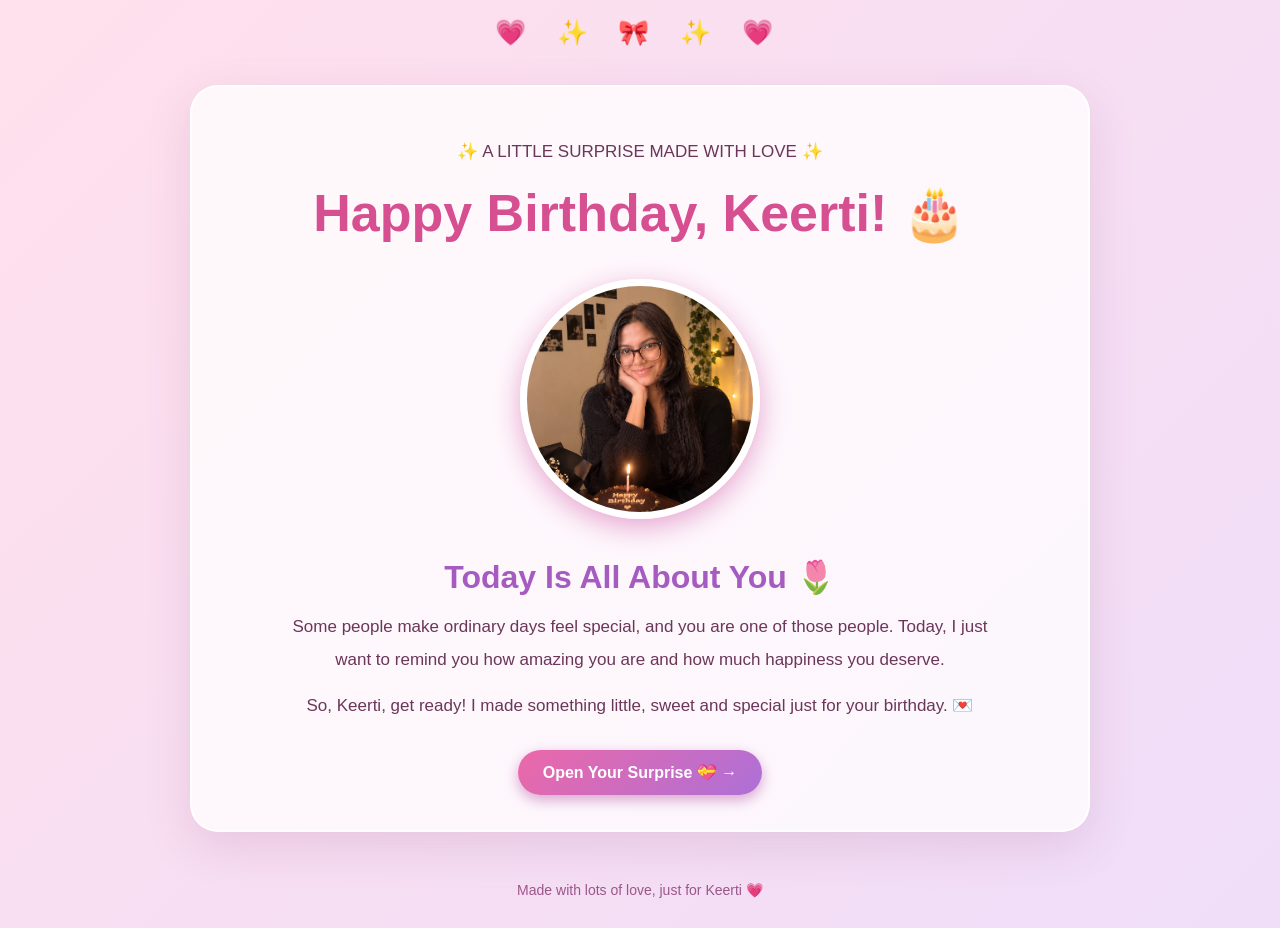
<file: index.html>
<!DOCTYPE html>
<html lang="en">
<head>
  <meta charset="UTF-8">
  <meta name="viewport" content="width=device-width, initial-scale=1.0">
  <title>A Surprise for Keerti ❤️</title>
  <link rel="stylesheet" href="style.css">
</head>
<body>

  <div class="hearts">💗 ✨ 🎀 ✨ 💗</div>

  <main class="container">
    <p>✨ A LITTLE SURPRISE MADE WITH LOVE ✨</p>

    <h1>Happy Birthday, Keerti! 🎂</h1>

    <img src="photo1.png" alt="Keerti's beautiful memory"
         class="hero">

    <h2>Today Is All About You 🌷</h2>

    <p>
      Some people make ordinary days feel special,
      and you are one of those people.
      Today, I just want to remind you how amazing
      you are and how much happiness you deserve.
    </p>

    <p>
      So, Keerti, get ready!
      I made something little, sweet and special
      just for your birthday. 💌
    </p>

    <div class="buttons">
      <a class="btn" href="memories.html">
        Open Your Surprise 💝 →
      </a>
    </div>
  </main>

  <div class="footer">
    Made with lots of love, just for Keerti 💗
  </div>

</body>
</html>
</file>
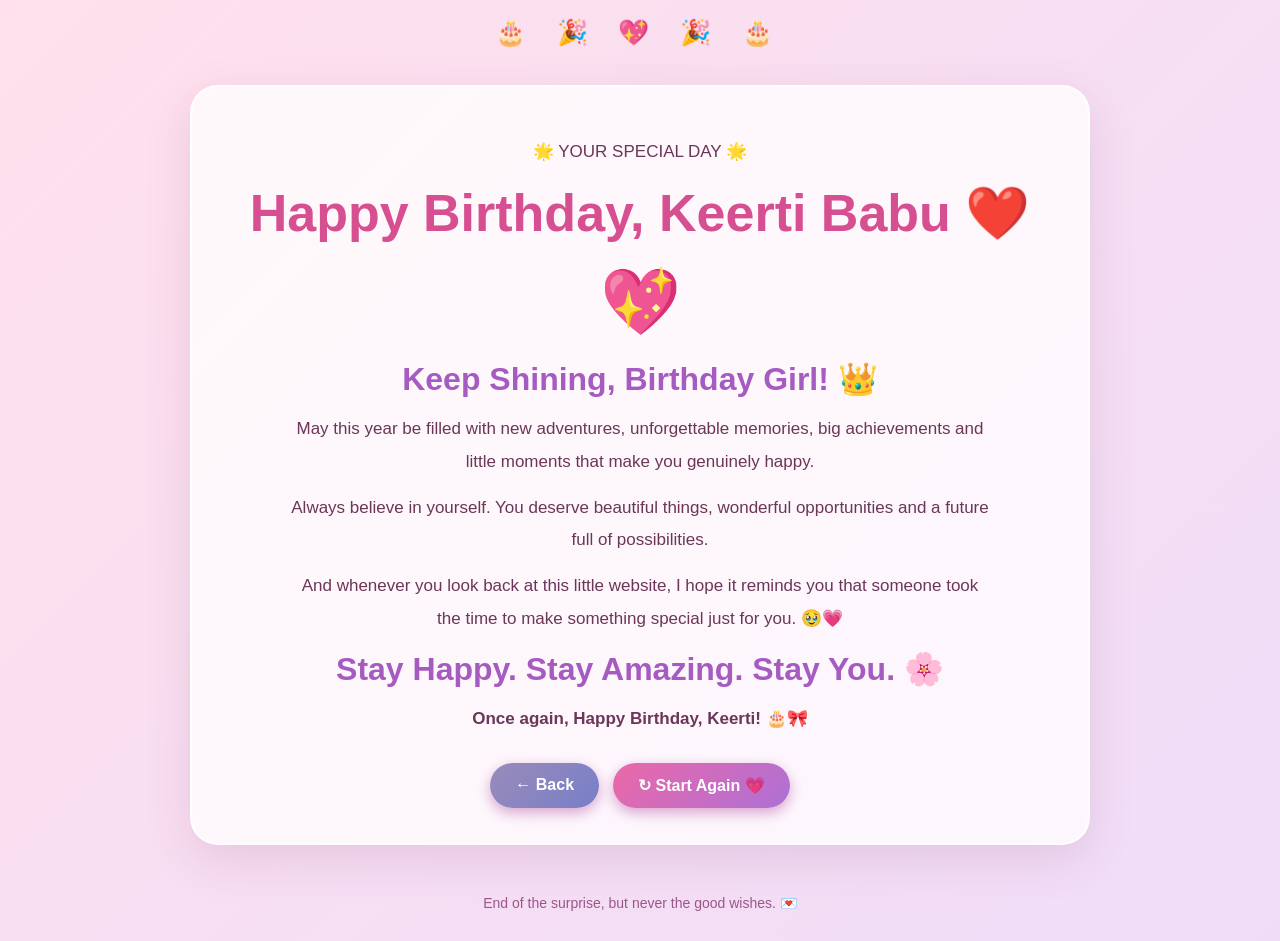
<file: final.html>
<!DOCTYPE html>
<html lang="en">
<head>
  <meta charset="UTF-8">
  <meta name="viewport" content="width=device-width, initial-scale=1.0">
  <title>For You, Keerti 🎂</title>
  <link rel="stylesheet" href="style.css">
</head>
<body>

  <div class="hearts">🎂 🎉 💖 🎉 🎂</div>

  <main class="container">
    <p>🌟 YOUR SPECIAL DAY 🌟</p>

    <h1>Happy Birthday, Keerti Babu ❤️</h1>

    <div class="big-heart">💖</div>

    <h2>Keep Shining, Birthday Girl! 👑</h2>

    <p>
      May this year be filled with new adventures,
      unforgettable memories, big achievements
      and little moments that make you genuinely happy.
    </p>

    <p>
      Always believe in yourself.
      You deserve beautiful things, wonderful
      opportunities and a future full of possibilities.
    </p>

    <p>
      And whenever you look back at this little website,
      I hope it reminds you that someone took the time
      to make something special just for you. 🥹💗
    </p>

    <h2>Stay Happy. Stay Amazing. Stay You. 🌸</h2>

    <p><strong>Once again, Happy Birthday, Keerti! 🎂🎀</strong></p>

    <div class="buttons">
      <a class="btn back" href="letter.html">← Back</a>
      <a class="btn" href="index.html">↻ Start Again 💗</a>
    </div>
  </main>

  <div class="footer">
    End of the surprise, but never the good wishes. 💌
  </div>

</body>
</html>
</file>
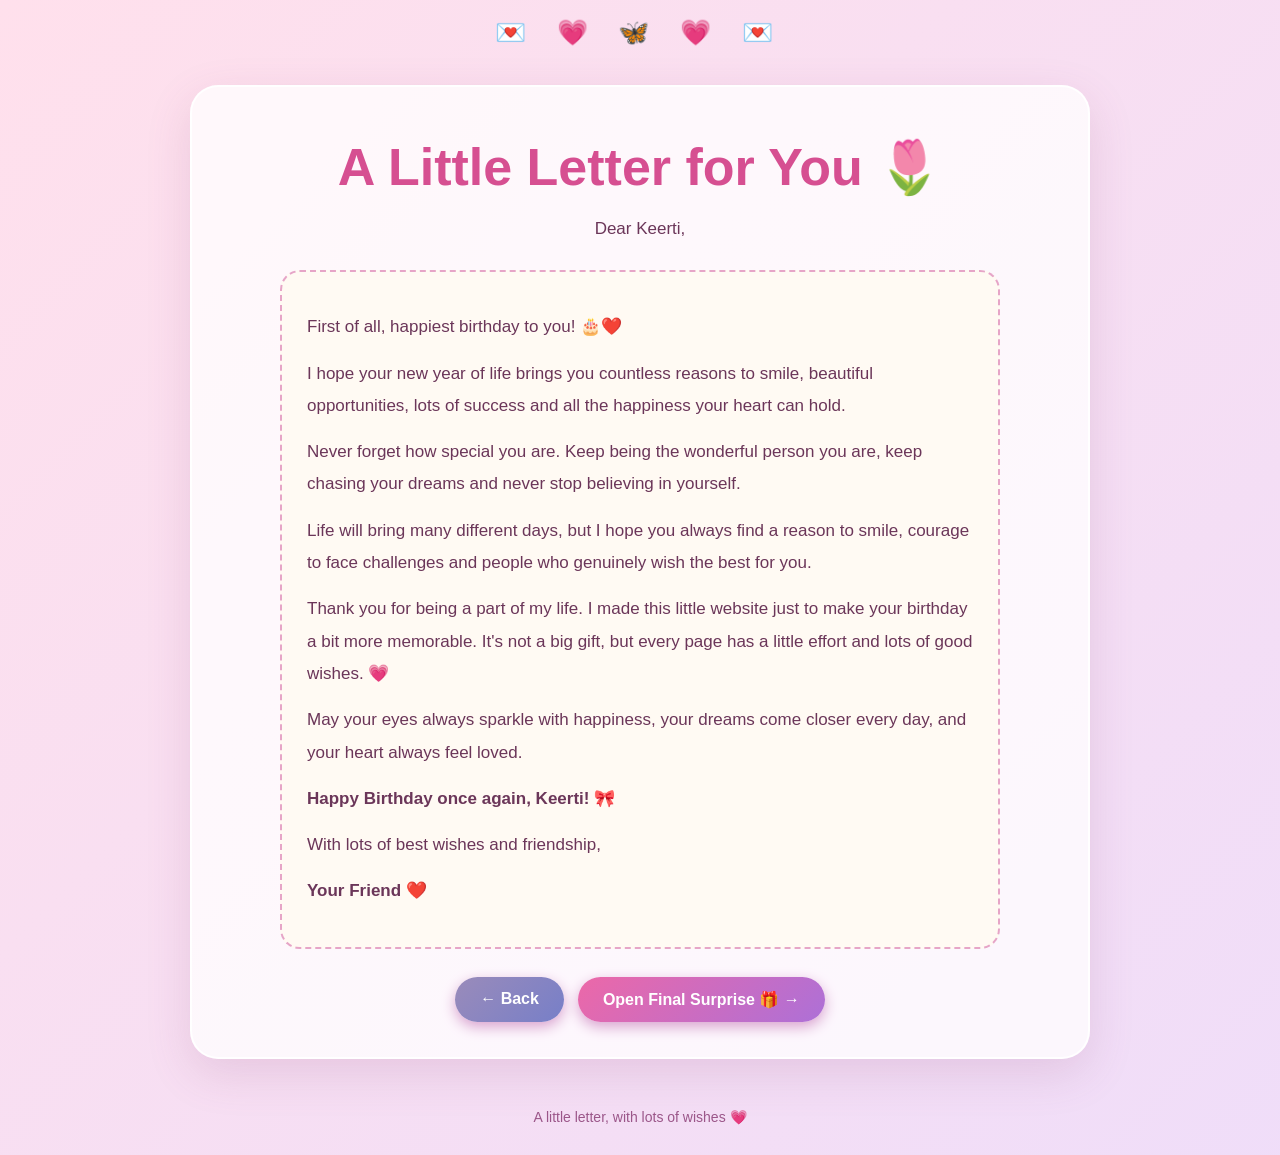
<file: letter.html>
<!DOCTYPE html>
<html lang="en">
<head>
  <meta charset="UTF-8">
  <meta name="viewport" content="width=device-width, initial-scale=1.0">
  <title>A Letter for Keerti 💌</title>
  <link rel="stylesheet" href="style.css">
</head>
<body>

  <div class="hearts">💌 💗 🦋 💗 💌</div>

  <main class="container">
    <h1>A Little Letter for You 🌷</h1>
    <p>Dear Keerti,</p>

    <div class="letter">
      <p>
        First of all, happiest birthday to you! 🎂❤️
      </p>

      <p>
        I hope your new year of life brings you
        countless reasons to smile, beautiful
        opportunities, lots of success and all the
        happiness your heart can hold.
      </p>

      <p>
        Never forget how special you are.
        Keep being the wonderful person you are,
        keep chasing your dreams and never stop
        believing in yourself.
      </p>

      <p>
        Life will bring many different days,
        but I hope you always find a reason to smile,
        courage to face challenges and people who
        genuinely wish the best for you.
      </p>

      <p>
        Thank you for being a part of my life.
        I made this little website just to make
        your birthday a bit more memorable.
        It's not a big gift, but every page has
        a little effort and lots of good wishes. 💗
      </p>

      <p>
        May your eyes always sparkle with happiness,
        your dreams come closer every day,
        and your heart always feel loved.
      </p>

      <p>
        <strong>Happy Birthday once again, Keerti! 🎀</strong>
      </p>

      <p>With lots of best wishes and friendship,</p>
      <p><strong>Your Friend ❤️</strong></p>
    </div>

<div class="buttons">
  <a class="btn back" href="vedio.html">← Back</a>
  <a class="btn" href="final.html">Open Final Surprise 🎁 →</a>
</div>

  </main>

  <div class="footer">A little letter, with lots of wishes 💗</div>

</body>
</html>
</file>
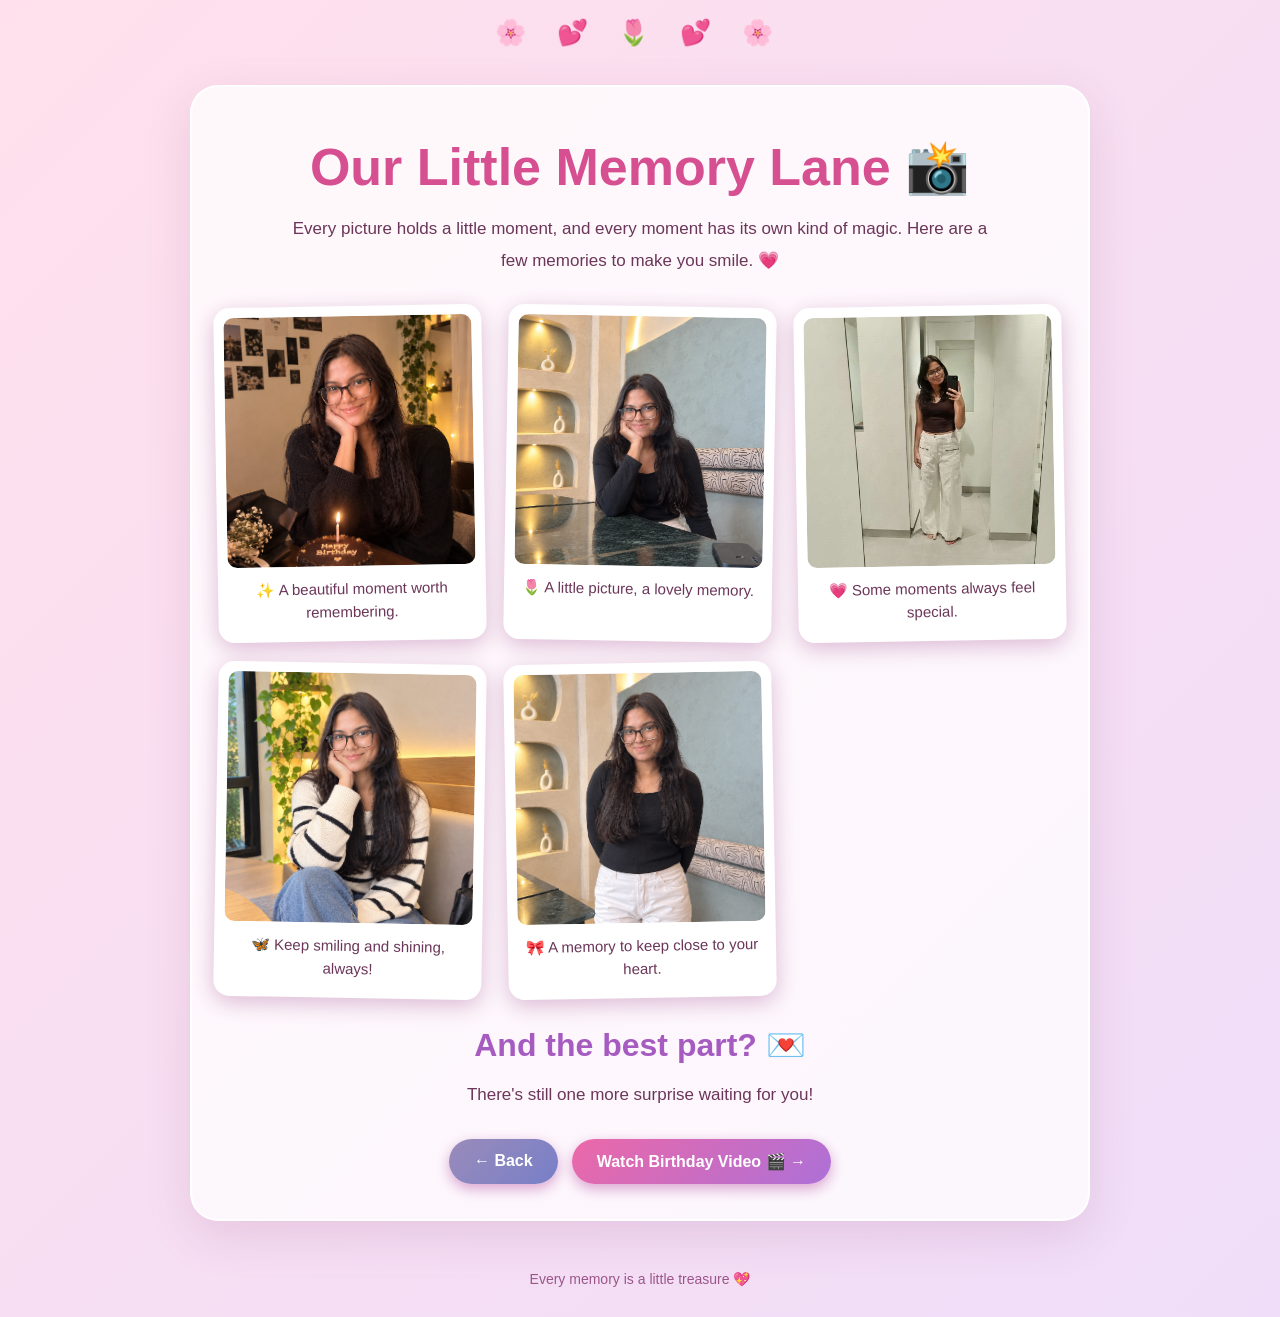
<file: memories.html>
<!DOCTYPE html>
<html lang="en">
<head>
  <meta charset="UTF-8">
  <meta name="viewport" content="width=device-width, initial-scale=1.0">
  <title>Our Memories 💗</title>
  <link rel="stylesheet" href="style.css">
</head>
<body>

  <div class="hearts">🌸 💕 🌷 💕 🌸</div>

  <main class="container">
    <h1>Our Little Memory Lane 📸</h1>

    <p>
      Every picture holds a little moment,
      and every moment has its own kind of magic.
      Here are a few memories to make you smile. 💗
    </p>

    <div class="gallery">

      <div class="memory">
        <img src="photo1.png" alt="Memory 1">
        <p>✨ A beautiful moment worth remembering.</p>
      </div>

      <div class="memory">
        <img src="photo2.png" alt="Memory 2">
        <p>🌷 A little picture, a lovely memory.</p>
      </div>

      <div class="memory">
        <img src="photo3.png" alt="Memory 3">
        <p>💗 Some moments always feel special.</p>
      </div>

      <div class="memory">
        <img src="photo4.png" alt="Memory 4">
        <p>🦋 Keep smiling and shining, always!</p>
      </div>

      <div class="memory">
        <img src="photo5.png" alt="Memory 5">
        <p>🎀 A memory to keep close to your heart.</p>
      </div>

    </div>

    <h2>And the best part? 💌</h2>
    <p>There's still one more surprise waiting for you!</p>

<div class="buttons">
  <a class="btn back" href="index.html">← Back</a>
  <a class="btn" href="vedio.html">Watch Birthday Video 🎬 →</a>
</div>

  </main>

  <div class="footer">Every memory is a little treasure 💖</div>

</body>
</html>
</file>
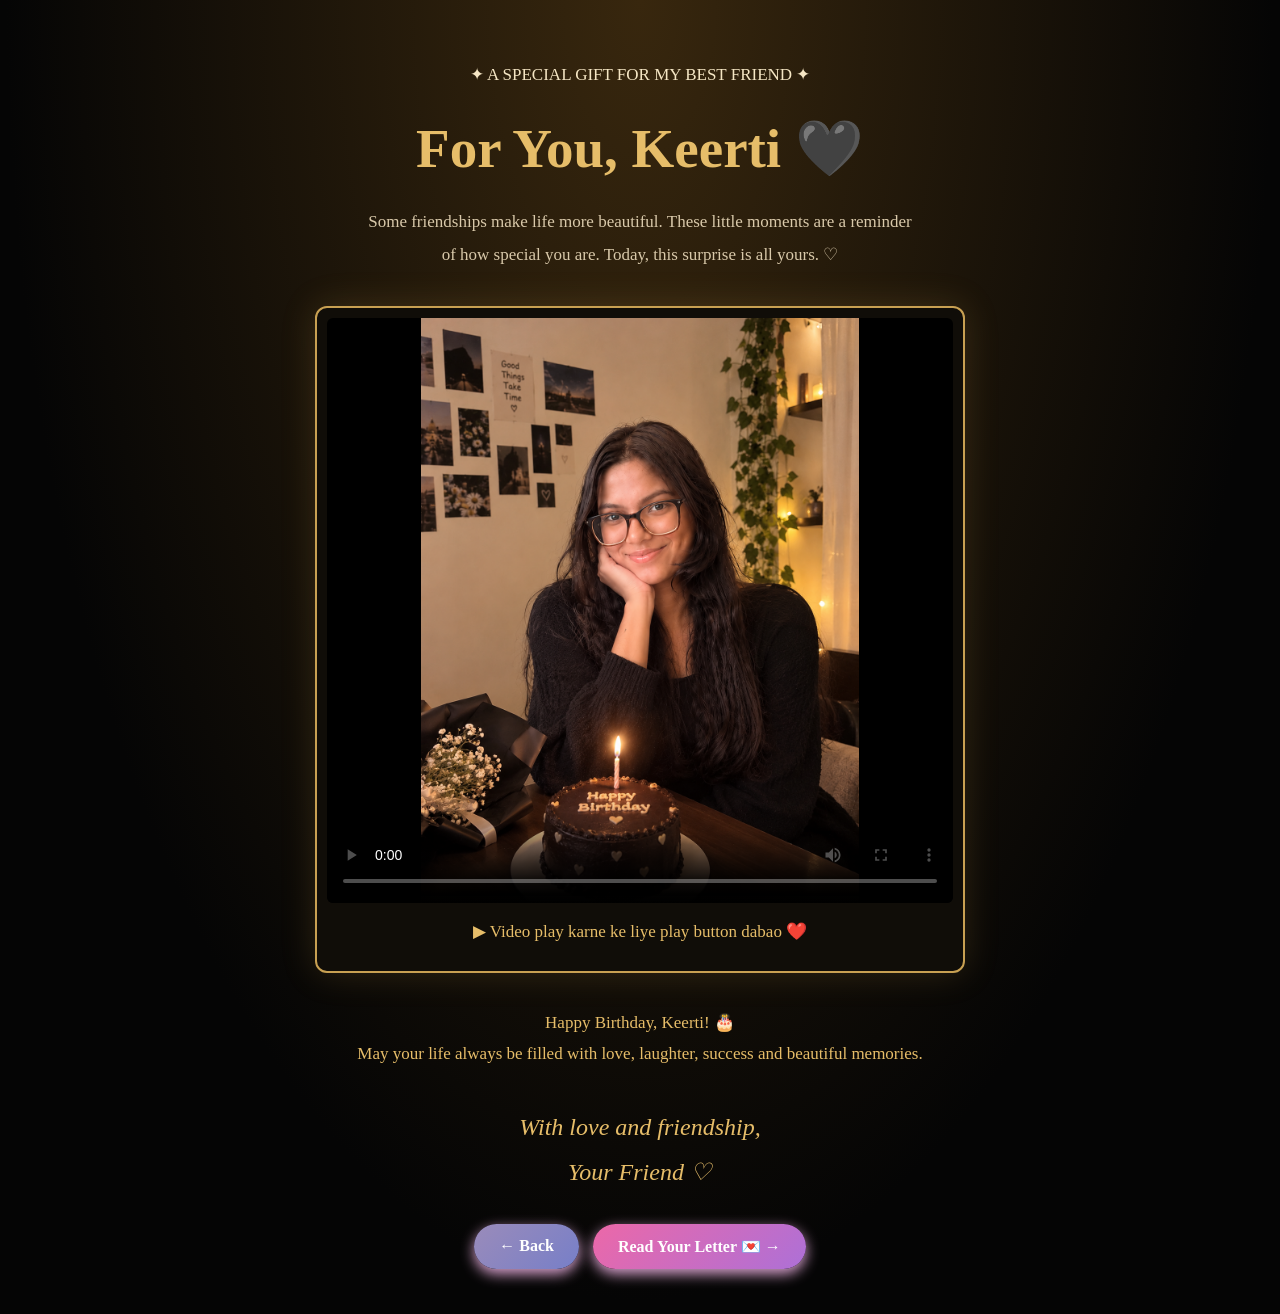
<file: vedio.html>
<!DOCTYPE html>
<html lang="en">
<head>
  <meta charset="UTF-8">
  <meta name="viewport" content="width=device-width, initial-scale=1.0">
  <title>Keerti's Birthday Video 🖤</title>
  <link rel="stylesheet" href="style.css">

  <style>
    body {
      background: #050505;
      color: #f5e6c4;
      font-family: Georgia, serif;
      text-align: center;
    }

    .video-page {
      min-height: 100vh;
      padding: 45px 18px;
      background: radial-gradient(ellipse at top, #38270e, #050505 70%);
    }

    h1 {
      color: #e6bd69;
      font-size: clamp(32px, 6vw, 55px);
      margin: 25px 0;
    }

    .subtitle {
      color: #d9c9aa;
      line-height: 1.9;
      margin: 20px auto;
      max-width: 550px;
    }

    .video-frame {
      max-width: 650px;
      margin: 35px auto;
      padding: 10px;
      border: 2px solid #c8a052;
      border-radius: 12px;
      background: #100d08;
      box-shadow: 0 0 35px #c49b4930;
    }

    .video-frame video {
      display: block;
      width: 100%;
      max-height: 65vh;
      border-radius: 6px;
      background: #000;
    }

    .gold-text {
      color: #e6bd69;
      line-height: 1.8;
    }

    .nav-buttons {
      display: flex;
      justify-content: center;
      gap: 14px;
      flex-wrap: wrap;
      margin: 35px auto;
    }

    .nav-buttons a {
      color: #f5dfaa;
      border: 1px solid #c8a052;
      padding: 13px 22px;
      border-radius: 30px;
      text-decoration: none;
    }

    .nav-buttons a:hover {
      background: #38270e;
    }

    .signature {
      margin-top: 35px;
      color: #e6bd69;
      font-style: italic;
      font-size: 24px;
    }
  </style>
</head>

<body>
  <main class="video-page">

    <p>✦ A SPECIAL GIFT FOR MY BEST FRIEND ✦</p>

    <h1>For You, Keerti 🖤</h1>

    <p class="subtitle">
      Some friendships make life more beautiful.
      These little moments are a reminder of how special
      you are. Today, this surprise is all yours. ♡
    </p>

<div class="video-frame">
  <video controls playsinline preload="metadata" poster="photo1.png">
    <source src="birthday.mp4" type="video/mp4">
    Your browser does not support HTML video.
  </video>

  <p class="gold-text">
    ▶ Video play karne ke liye play button dabao ❤️
  </p>
</div>


    <p class="gold-text">
      Happy Birthday, Keerti! 🎂<br>
      May your life always be filled with love,
      laughter, success and beautiful memories.
    </p>

    <p class="signature">With love and friendship,<br>Your Friend ♡</p>


<div class="buttons">
  <a class="btn back" href="memories.html">← Back</a>
  <a class="btn" href="letter.html">Read Your Letter 💌 →</a>
</div>

  </main>
</body>
</html>
</file>
<file: style.css>
* {
  box-sizing: border-box;
  margin: 0;
  padding: 0;
}

body {
  font-family: "Trebuchet MS", Arial, sans-serif;
  color: #6b3659;
  min-height: 100vh;
  background: linear-gradient(135deg, #ffe0ec, #e8dcff, #fff0d9);
  background-size: 300% 300%;
  animation: dreamy 12s ease infinite;
}

@keyframes dreamy {
  0% { background-position: 0% 50%; }
  50% { background-position: 100% 50%; }
  100% { background-position: 0% 50%; }
}

.hearts {
  text-align: center;
  font-size: 25px;
  letter-spacing: 12px;
  padding: 18px 5px;
}

.container {
  width: min(900px, 92%);
  margin: 20px auto 45px;
  padding: 35px 24px;
  text-align: center;
  background: rgba(255, 255, 255, 0.76);
  border: 2px solid rgba(255,255,255,0.95);
  border-radius: 28px;
  box-shadow: 0 15px 45px rgba(147, 76, 126, 0.16);
}

h1 {
  color: #d64f91;
  font-size: clamp(30px, 6vw, 52px);
  margin: 15px 0;
}

h2 {
  color: #a65bc1;
  font-size: clamp(23px, 4vw, 32px);
  margin: 15px 0;
}

p {
  font-size: 17px;
  line-height: 1.9;
  margin: 14px auto;
  max-width: 700px;
}

.hero {
  width: min(240px, 75%);
  aspect-ratio: 1;
  object-fit: cover;
  border-radius: 50%;
  border: 7px solid white;
  box-shadow: 0 8px 28px #e7a5cf;
  margin: 20px auto;
}

.buttons {
  display: flex;
  justify-content: center;
  flex-wrap: wrap;
  gap: 14px;
  margin-top: 28px;
}

.btn {
  display: inline-block;
  text-decoration: none;
  color: white;
  background: linear-gradient(135deg, #ec68a8, #ad70d7);
  padding: 13px 25px;
  border-radius: 30px;
  font-size: 16px;
  font-weight: bold;
  box-shadow: 0 5px 14px #d9a3cf;
  transition: transform 0.2s, box-shadow 0.2s;
}

.btn:hover {
  transform: translateY(-3px);
  box-shadow: 0 8px 20px #d9a3cf;
}

.back {
  background: linear-gradient(135deg, #9a8bba, #777fc8);
}

.gallery {
  display: grid;
  grid-template-columns: repeat(auto-fit, minmax(210px, 1fr));
  gap: 22px;
  margin: 28px 0;
}

.memory {
  background: white;
  padding: 10px 10px 18px;
  border-radius: 16px;
  box-shadow: 0 6px 22px #dcb9d4;
  transform: rotate(-1deg);
}

.memory:nth-child(even) {
  transform: rotate(1deg);
}

.memory img {
  display: block;
  width: 100%;
  height: 250px;
  object-fit: cover;
  border-radius: 10px;
}

.memory p {
  font-size: 15px;
  line-height: 1.5;
  margin: 12px 3px 0;
}

.letter {
  background: #fffaf3;
  border: 2px dashed #e6a5c7;
  border-radius: 20px;
  padding: 25px;
  margin: 25px auto;
  text-align: left;
  max-width: 720px;
}

.letter p {
  font-size: 17px;
}

.big-heart {
  font-size: 65px;
  margin: 20px;
}

.footer {
  text-align: center;
  padding: 5px 15px 30px;
  color: #9b5689;
  font-size: 14px;
}

@media (max-width: 500px) {
  .container {
    padding: 26px 15px;
    margin-top: 10px;
  }

  .gallery {
    grid-template-columns: 1fr;
  }

  .memory img {
    height: 290px;
  }

  p {
    font-size: 16px;
  }

  .letter {
    padding: 18px;
  }
}
</file>
